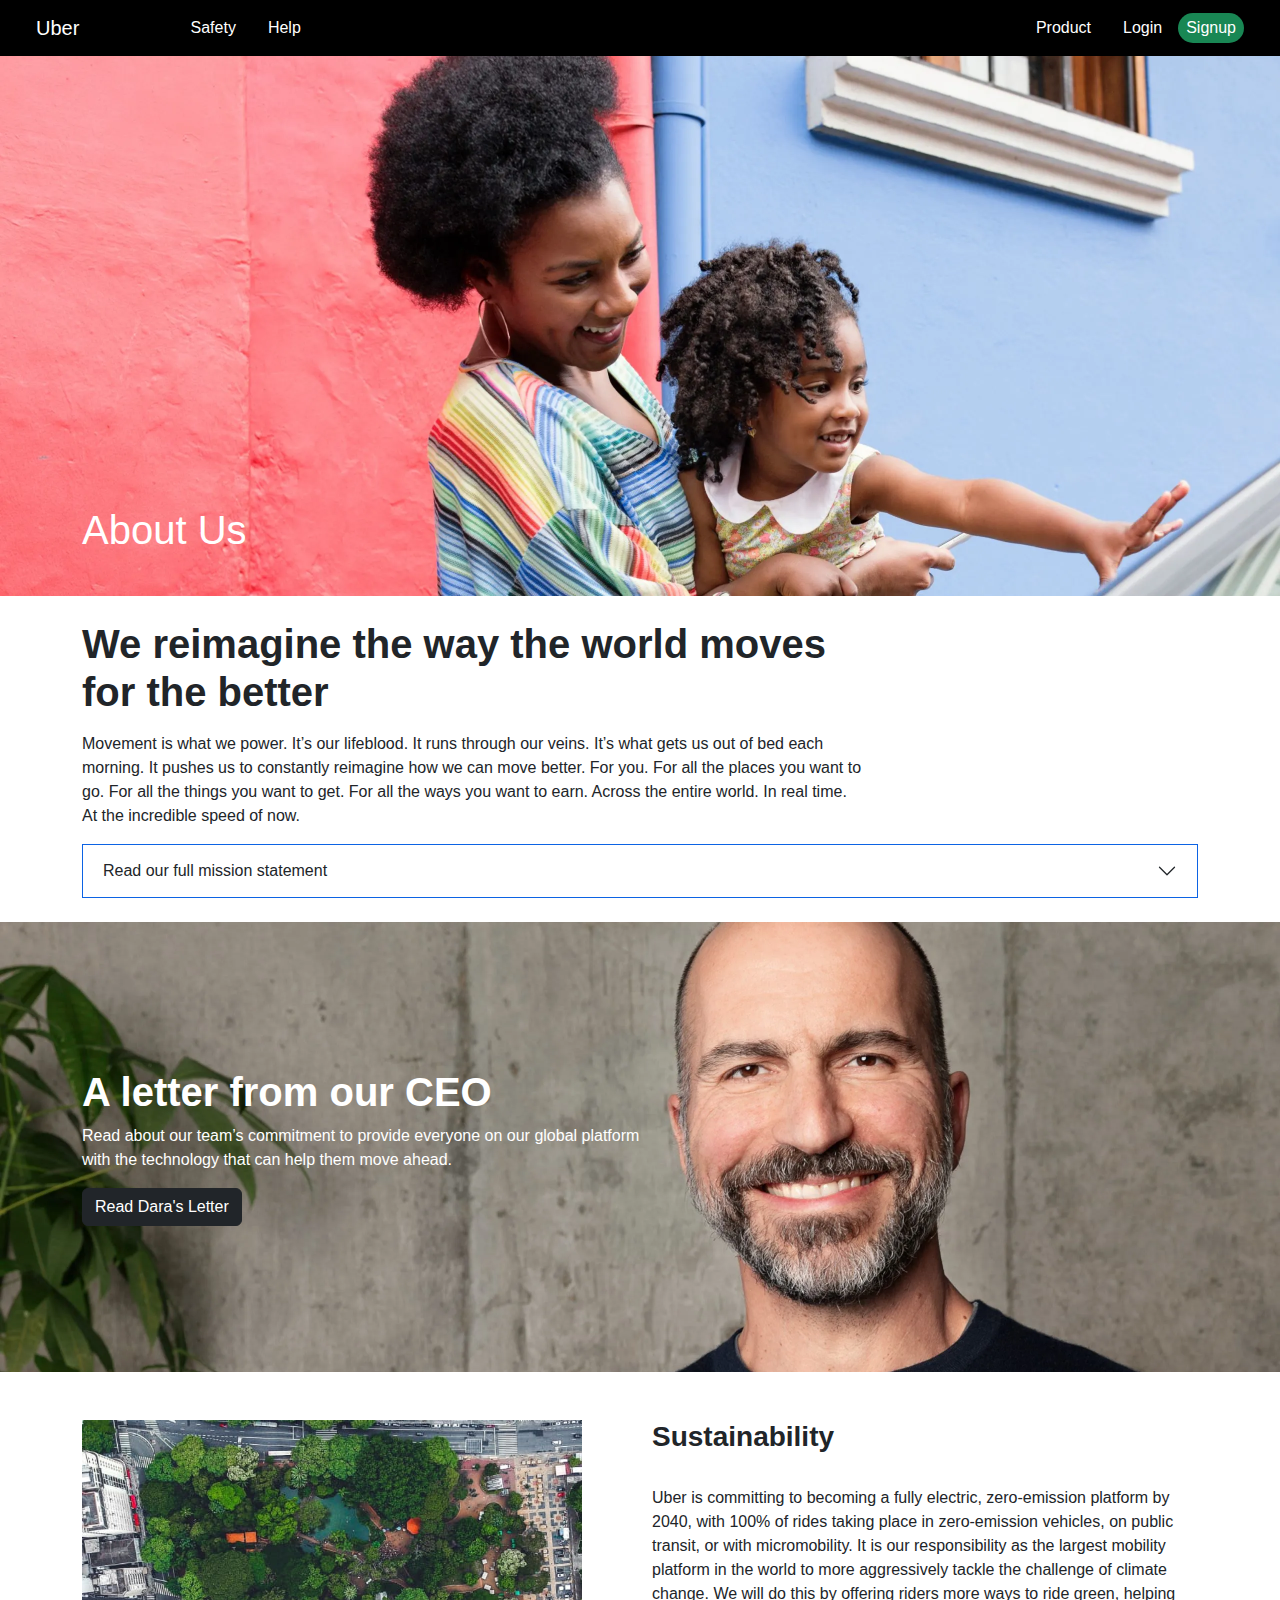
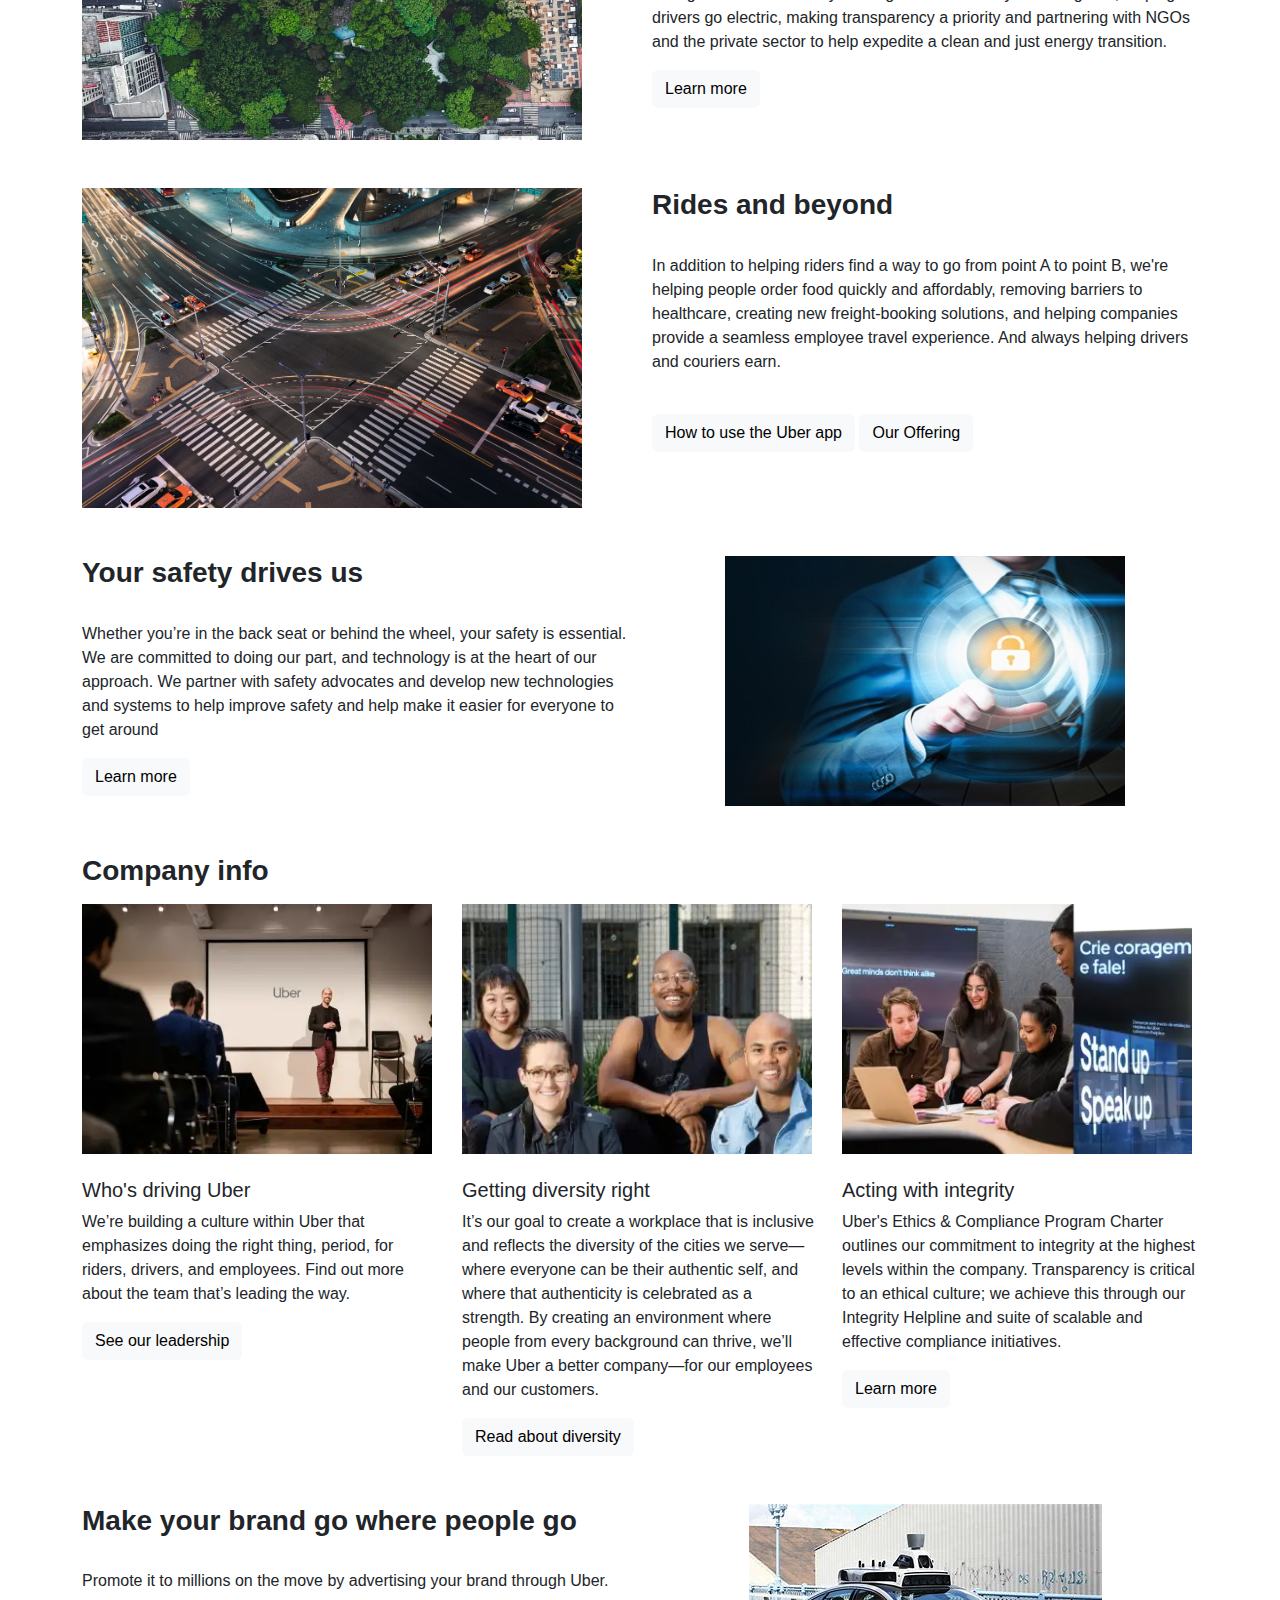
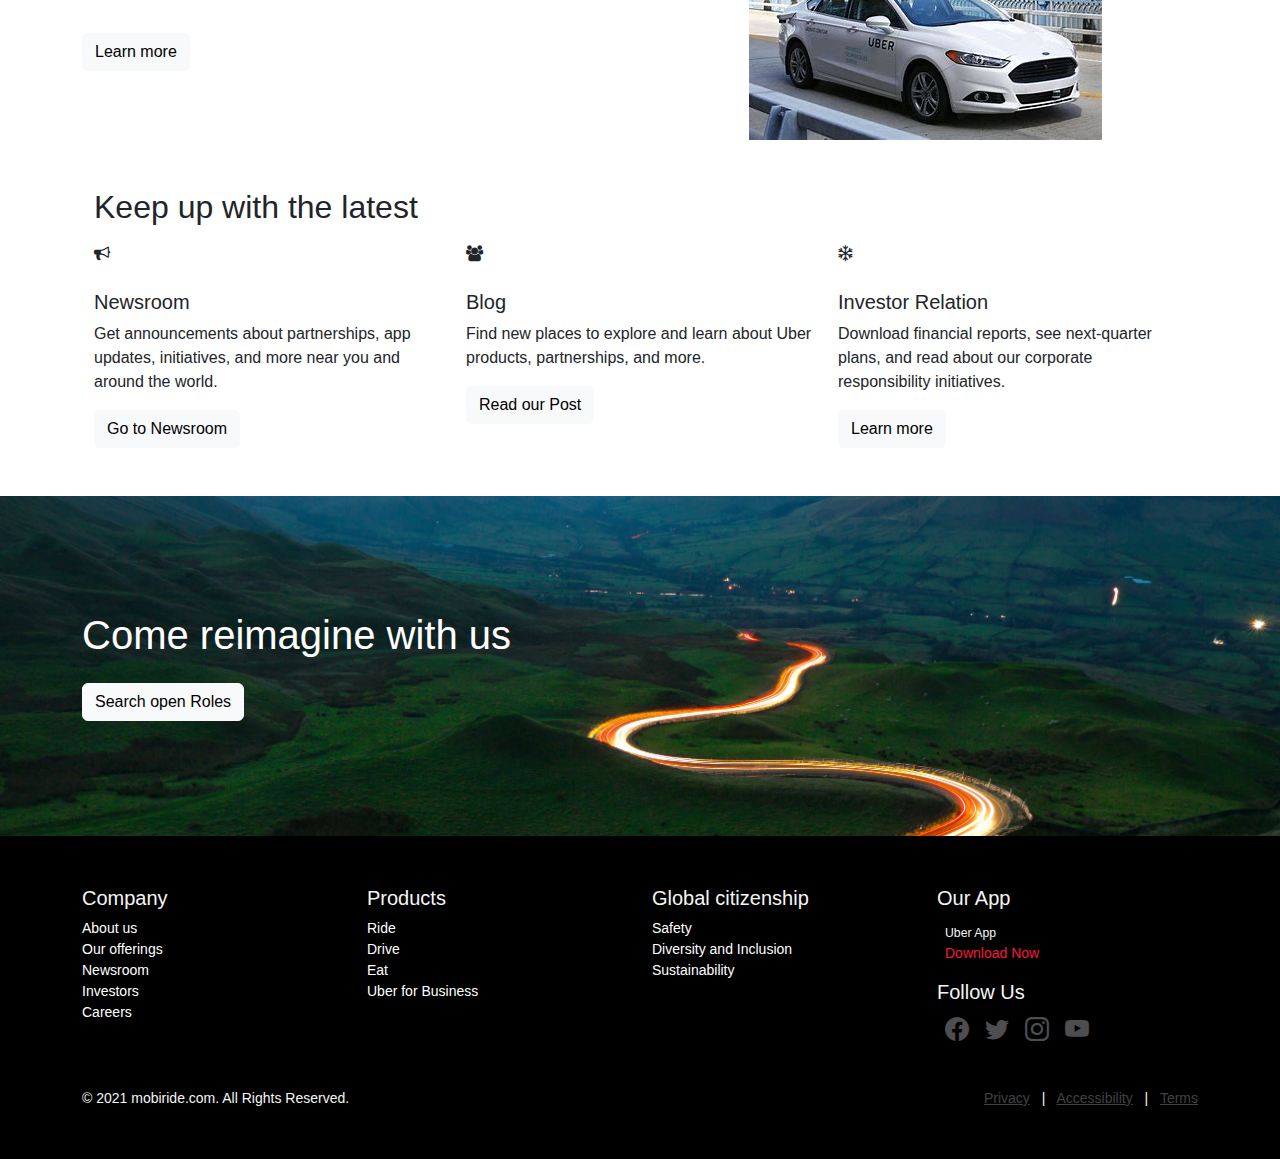
<file: Uber_Clone-master/about.html>
<!DOCTYPE html>
<html lang="en">

<head>
  <meta charset="UTF-8" />
  <meta http-equiv="X-UA-Compatible" content="IE=edge" />
  <meta name="viewport" content="width=device-width, initial-scale=1.0" />
  <title>
    Online taxi services
  </title>
  <link rel="stylesheet" href="./css/about.css" />
  <!-- Latest compiled and minified CSS -->

  <!-- Option 1: Include in HTML -->
  <link rel="stylesheet" href="https://cdn.jsdelivr.net/npm/bootstrap-icons@1.3.0/font/bootstrap-icons.css" />
  <link href="https://cdn.jsdelivr.net/npm/bootstrap@5.2.3/dist/css/bootstrap.min.css" rel="stylesheet" />
  <link rel="stylesheet" href="https://cdnjs.cloudflare.com/ajax/libs/font-awesome/4.7.0/css/font-awesome.min.css" />

  <!-- Latest compiled JavaScript -->
  <script src="https://cdn.jsdelivr.net/npm/bootstrap@5.2.3/dist/js/bootstrap.bundle.min.js"></script>
</head>

<body>
  <header>
    <nav class="navbar navbar-expand-lg navbar-dark bg-black px-4">
      <div class="container-fluid">
        <a class="navbar-brand" href="index.html"> Uber </a>
        <button class="navbar-toggler" type="button" data-bs-toggle="collapse" data-bs-target="#navbarNav"
          aria-controls="navbarNav" aria-expanded="false" aria-label="Toggle navigation">
          <span class="navbar-toggler-icon"></span>
        </button>
        <div class="collapse navbar-collapse text-center" id="navbarNav">
          <ul class="navbar-nav mr-auto">
            <li class="nav-item">
              <a class="nav-link active text-black" href="about.html">About us</a>
            </li>
            <li class="nav-item">
              <a class="nav-link text-white circle-link" href="safety.html">Safety</a>
            </li>
            <li class="nav-item">
              <a class="nav-link text-white circle-link" href="help.html">Help</a>
            </li>
          </ul>

          <ul class="navbar-nav ms-auto">
            <li class="nav-item">
              <a class="nav-link text-white circle-link" href="#">Product</a>
            </li>
            <li class="nav-item">
              <a class="nav-link text-white circle-link" href="login.html">Login</a>
            </li>
            <li class="nav-item">
              <a class="nav-link bg-success rounded-5" href="login.html">Signup</a>
            </li>
          </ul>
        </div>
      </div>
    </nav>
  </header>
  <!-- ---------------hero----------------- -->
  <div class="first_section">
    <h1 class="text-white container">About Us</h1>
  </div>
  <div class="container">
    <div class="second_section">
      <h1 class="mt-4 fw-bold mb-3">
        We reimagine the way the world moves for the better
      </h1>
      <p>
        Movement is what we power. It’s our lifeblood. It runs through our
        veins. It’s what gets us out of bed each morning. It pushes us to
        constantly reimagine how we can move better. For you. For all the
        places you want to go. For all the things you want to get. For all the
        ways you want to earn. Across the entire world. In real time. At the
        incredible speed of now.
      </p>
    </div>

    <div class="accordion accordion-flush" id="accordionFlushExample">
      <div class="accordion-item">
        <h2 class="accordion-header">
          <button class="accordion-button collapsed" style="border: 1px solid #0c63e4" type="button"
            data-bs-toggle="collapse" data-bs-target="#flush-collapseOne" aria-expanded="false"
            aria-controls="flush-collapseOne">
            Read our full mission statement
          </button>
        </h2>
        <div id="flush-collapseOne" class="accordion-collapse collapse" data-bs-parent="#accordionFlushExample">
          <div class="accordion-body first_accordion_body">
            We are Uber. The go-getters. The kind of people who are relentless
            about our mission to help people go anywhere and get anything and
            earn their way. Movement is what we power. It’s our lifeblood. It
            runs through our veins. It’s what gets us out of bed each morning.
            It pushes us to constantly reimagine how we can move better. For
            you. For all the places you want to go. For all the things you
            want to get. For all the ways you want to earn. Across the entire
            world. In real time. At the incredible speed of now.<br /><br />

            We are a tech company that connects the physical and digital
            worlds to help make movement happen at the tap of a button.
            Because we believe in a world where movement should be accessible.
            So you can move and earn safely. In a way that’s sustainable for
            our planet. And regardless of your gender, race, religion,
            abilities, or sexual orientation, we champion your right to move
            and earn freely and without fear. Of course, we haven’t always
            gotten it right. But we’re not afraid of failure, because it makes
            us better, wiser, and stronger. And it makes us even more
            committed to do the right thing by our customers, local
            communities and cities, and our incredibly diverse set of
            international partners.<br /><br />

            The idea for Uber was born on a snowy night in Paris in 2008, and
            ever since then our DNA of reimagination and reinvention carries
            on. We’ve grown into a global platform powering flexible earnings
            and the movement of people and things in ever expanding ways.
            We’ve gone from connecting rides on 4 wheels to 2 wheels to
            18-wheel freight deliveries. From takeout meals to daily
            essentials to prescription drugs to just about anything you need
            at any time and earning your way. From drivers with background
            checks to real-time verification, safety is a top priority every
            single day. At Uber, the pursuit of reimagination is never
            finished, never stops, and is always just beginning.
          </div>
        </div>
      </div>
    </div>
  </div>

  <div class="third_section text-white mt-4 d-flex align-items-center"">
      <div class=" container">
    <h1 class="fw-bold">A letter from our CEO</h1>
    <p style="width:50%">
      Read about our team’s commitment to provide everyone on our global
      platform with the technology that can help them move ahead.
    </p>

    <button type="button" class="btn btn-dark">Read Dara's Letter</button>
  </div>
  </div>

  <div class="container fourth_section">
    <div class="row mt-5">
      <div class="col-md-6">
        <img src="./image/about_img/nature.jpg" alt="" width="500" height="320" class="" />
      </div>
      <div class="col-md-6">
        <h3 class="fw-bold">Sustainability</h3>
        <br />
        <p>
          Uber is committing to becoming a fully electric, zero-emission
          platform by 2040, with 100% of rides taking place in zero-emission
          vehicles, on public transit, or with micromobility. It is our
          responsibility as the largest mobility platform in the world to more
          aggressively tackle the challenge of climate change. We will do this
          by offering riders more ways to ride green, helping drivers go
          electric, making transparency a priority and partnering with NGOs
          and the private sector to help expedite a clean and just energy
          transition.
        </p>
        <button type="button" class="btn btn-light">Learn more</button>
      </div>
    </div>

    <div class="row mt-5">
      <div class="col-md-6">
        <img src="./image/about_img/bg4.jpg" alt="" width="500" height="320" class="" />
      </div>
      <div class="col-md-6">
        <h3 class="fw-bold">Rides and beyond</h3>
        <br />
        <p>
          In addition to helping riders find a way to go from point A to point
          B, we're helping people order food quickly and affordably, removing
          barriers to healthcare, creating new freight-booking solutions, and
          helping companies provide a seamless employee travel experience. And
          always helping drivers and couriers earn.
        </p>
        <br />
        <button type="button" class="btn btn-light">
          How to use the Uber app
        </button>
        <button type="button" class="btn btn-light">Our Offering</button>
      </div>
    </div>
    <div class="row my-5 ">
      <div class="col-md-6">
        <h3 class="fw-bold">Your safety drives us</h3>
        <br />
        <p>
          Whether you’re in the back seat or behind the wheel, your safety is
          essential. We are committed to doing our part, and technology is at
          the heart of our approach. We partner with safety advocates and
          develop new technologies and systems to help improve safety and help
          make it easier for everyone to get around
        </p>
        <button type="button" class="btn btn-light">Learn more</button>
      </div>
      <div class="col-md-6 text-center">
        <img src="./image/about_img/safty.jpg" alt="" width="400" height="250" class="" />
      </div>
    </div>
  </div>

  <div class="container mt-5 fifth_section">
    <h3 class="mb-3 fw-bold">Company info</h3>
    <div class="row">
      <div class="col-md-4">
        <img src="./image/about_img/1.webp" width="350" height="250" /><br /><br />
        <h5>Who's driving Uber</h5>
        <p>
          We’re building a culture within Uber that emphasizes doing the right
          thing, period, for riders, drivers, and employees. Find out more
          about the team that’s leading the way.
        </p>
        <button type="button" class="btn btn-light">
          See our leadership
        </button>
      </div>
      <div class="col-md-4">
        <img src="./image/about_img/2nd.webp" width="350" height="250" /><br /><br />
        <h5>Getting diversity right</h5>
        <p>
          It’s our goal to create a workplace that is inclusive and reflects
          the diversity of the cities we serve—where everyone can be their
          authentic self, and where that authenticity is celebrated as a
          strength. By creating an environment where people from every
          background can thrive, we’ll make Uber a better company—for our
          employees and our customers.
        </p>
        <button type="button" class="btn btn-light">
          Read about diversity
        </button>
      </div>
      <div class="col-md-4">
        <img src="./image/about_img/3rd.webp" width="350" height="250" /><br /><br />
        <h5>Acting with integrity</h5>
        <p>
          Uber's Ethics & Compliance Program Charter outlines our commitment
          to integrity at the highest levels within the company. Transparency
          is critical to an ethical culture; we achieve this through our
          Integrity Helpline and suite of scalable and effective compliance
          initiatives.
        </p>
        <button type="button" class="btn btn-light">Learn more</button>
      </div>
    </div>
  </div>

  <div class="container sixth_section">
    <div class="row my-5">
      <div class="col-md-6">
        <h3 class="fw-bold">Make your brand go where people go</h3>
        <br />
        <p>
          Promote it to millions on the move by advertising your brand through
          Uber.
        </p>
        <br />
        <button type="button" class="btn btn-light">Learn more</button>
      </div>
      <div class="col-md-6 text-center">
        <img src="./image/about_img/car.jpg" alt="" class="" />
      </div>
    </div>
    <div class="container mt-5 fifth_section">
      <h2 class="mb-3">Keep up with the latest</h2>
      <div class="row">
        <div class="col-md-4">
          <i class="fa fa-bullhorn" aria-hidden="true"></i><br /><br />
          <h5>Newsroom</h5>
          <p>
            Get announcements about partnerships, app updates, initiatives,
            and more near you and around the world.
          </p>
          <button type="button" class="btn btn-light">Go to Newsroom</button>
        </div>
        <div class="col-md-4">
          <i class="fa fa-users" aria-hidden="true"></i><br /><br />
          <h5>Blog</h5>
          <p>
            Find new places to explore and learn about Uber products,
            partnerships, and more.
          </p>
          <button type="button" class="btn btn-light">Read our Post</button>
        </div>
        <div class="col-md-4">
          <i class="fa fa-snowflake-o" aria-hidden="true"></i><br /><br />
          <h5>Investor Relation</h5>
          <p>
            Download financial reports, see next-quarter plans, and read about
            our corporate responsibility initiatives.
          </p>
          <button type="button" class="btn btn-light">Learn more</button>
        </div>
      </div>
    </div>
  </div>
  <div class="seventh_section mt-5 my-auto d-flex align-items-center">
    <div class="container">

      <h1 class="pb-3 text-white">Come reimagine with us</h1>

      <button type="button" class="btn btn-light">Search open Roles</button>
    </div>
  </div>

  <!-----------------Footer----------------->
  <footer>
    <div class="container">
      <div class="row">
        <div class="col-lg-3 col-md-6 col-sm-6 col-10">
          <div>
            <div>
              <h5>Company</h5>
              <ul class="list-unstyled">
                <li>
                  <a href="about.html" class="text-white text-decoration-none">About us</a>
                </li>
                <li>
                  <a href="#" class="text-white text-decoration-none">Our offerings</a>
                </li>
                <li>
                  <a href="#" class="text-white text-decoration-none">Newsroom</a>
                </li>
                <li>
                  <a href="#" class="text-white text-decoration-none">Investors</a>
                </li>
                <li>
                  <a href="#" class="text-white text-decoration-none">Careers</a>
                </li>
              </ul>
            </div>
          </div>
        </div>
        <div class="col-lg-3 col-md-6 col-sm-6 col-10">
          <h5>Products</h5>
          <ul class="list-unstyled">
            <li>
              <a href="#" class="text-white text-decoration-none">Ride</a>
            </li>
            <li>
              <a href="#" class="text-white text-decoration-none">Drive</a>
            </li>
            <li>
              <a href="#" class="text-white text-decoration-none">Eat</a>
            </li>
            <li>
              <a href="#" class="text-white text-decoration-none">Uber for Business</a>
            </li>
          </ul>
        </div>
        <div class="col-lg-3 col-md-6 col-sm-6 col-10">
          <h5>Global citizenship</h5>
          <ul class="list-unstyled">
            <li>
              <a href="safety.html" class="text-white text-decoration-none">Safety</a>
            </li>
            <li>
              <a href="#" class="text-white text-decoration-none">Diversity and Inclusion</a>
            </li>
            <li>
              <a href="#" class="text-white text-decoration-none">Sustainability</a>
            </li>
          </ul>
        </div>
        <div class="col-lg-3 col-md-6 col-sm-6 col-10">
          <h5>Our App</h5>
          <div class="d-flex flex-row me-3">
            <div class="mx-2 pt-1">
              <small>Uber App</small><br />
              <a href="https://play.google.com/store/apps/details?id=com.sarthaks&pli=1"
                style="color: #fa163d; text-decoration: none">Download Now</a>
            </div>
          </div>
          <h5 class="mt-3">Follow Us</h5>
          <ul class="list-unstyled d-flex flex-row">
            <li>
              <a href="#" class="link"><i class="bi bi-facebook mx-2 fs-4 social"></i></a>
            </li>
            <li>
              <a href="#"><i class="bi bi-twitter mx-2 fs-4 social"></i></a>
            </li>
            <li>
              <a href="#"><i class="bi bi-instagram mx-2 fs-4 social"></i></a>
            </li>
            <li>
              <a href="#"><i class="bi bi-youtube mx-2 fs-4 social"></i></a>
            </li>
          </ul>
        </div>
      </div>

      <div class="row pt-4">
        <div class="col-lg-6 col-lg-3 col-md-6 col-sm-6 col-10 text-center text-lg-start mb-2 mb-lg-0">
          &copy; 2021 mobiride.com. All Rights Reserved.
        </div>
        <div class="col-lg-6 col-lg-3 col-md-6 col-sm-6 col-10text-center text-lg-end">
          <a href="#" class="pColor">Privacy</a>
          <span class="mx-2">|</span>
          <a href="#" class="pColor">Accessibility</a>
          <span class="mx-2">|</span>
          <a href="#" class="pColor">Terms</a>
        </div>
      </div>
    </div>
  </footer>
</body>

</html>
</file>
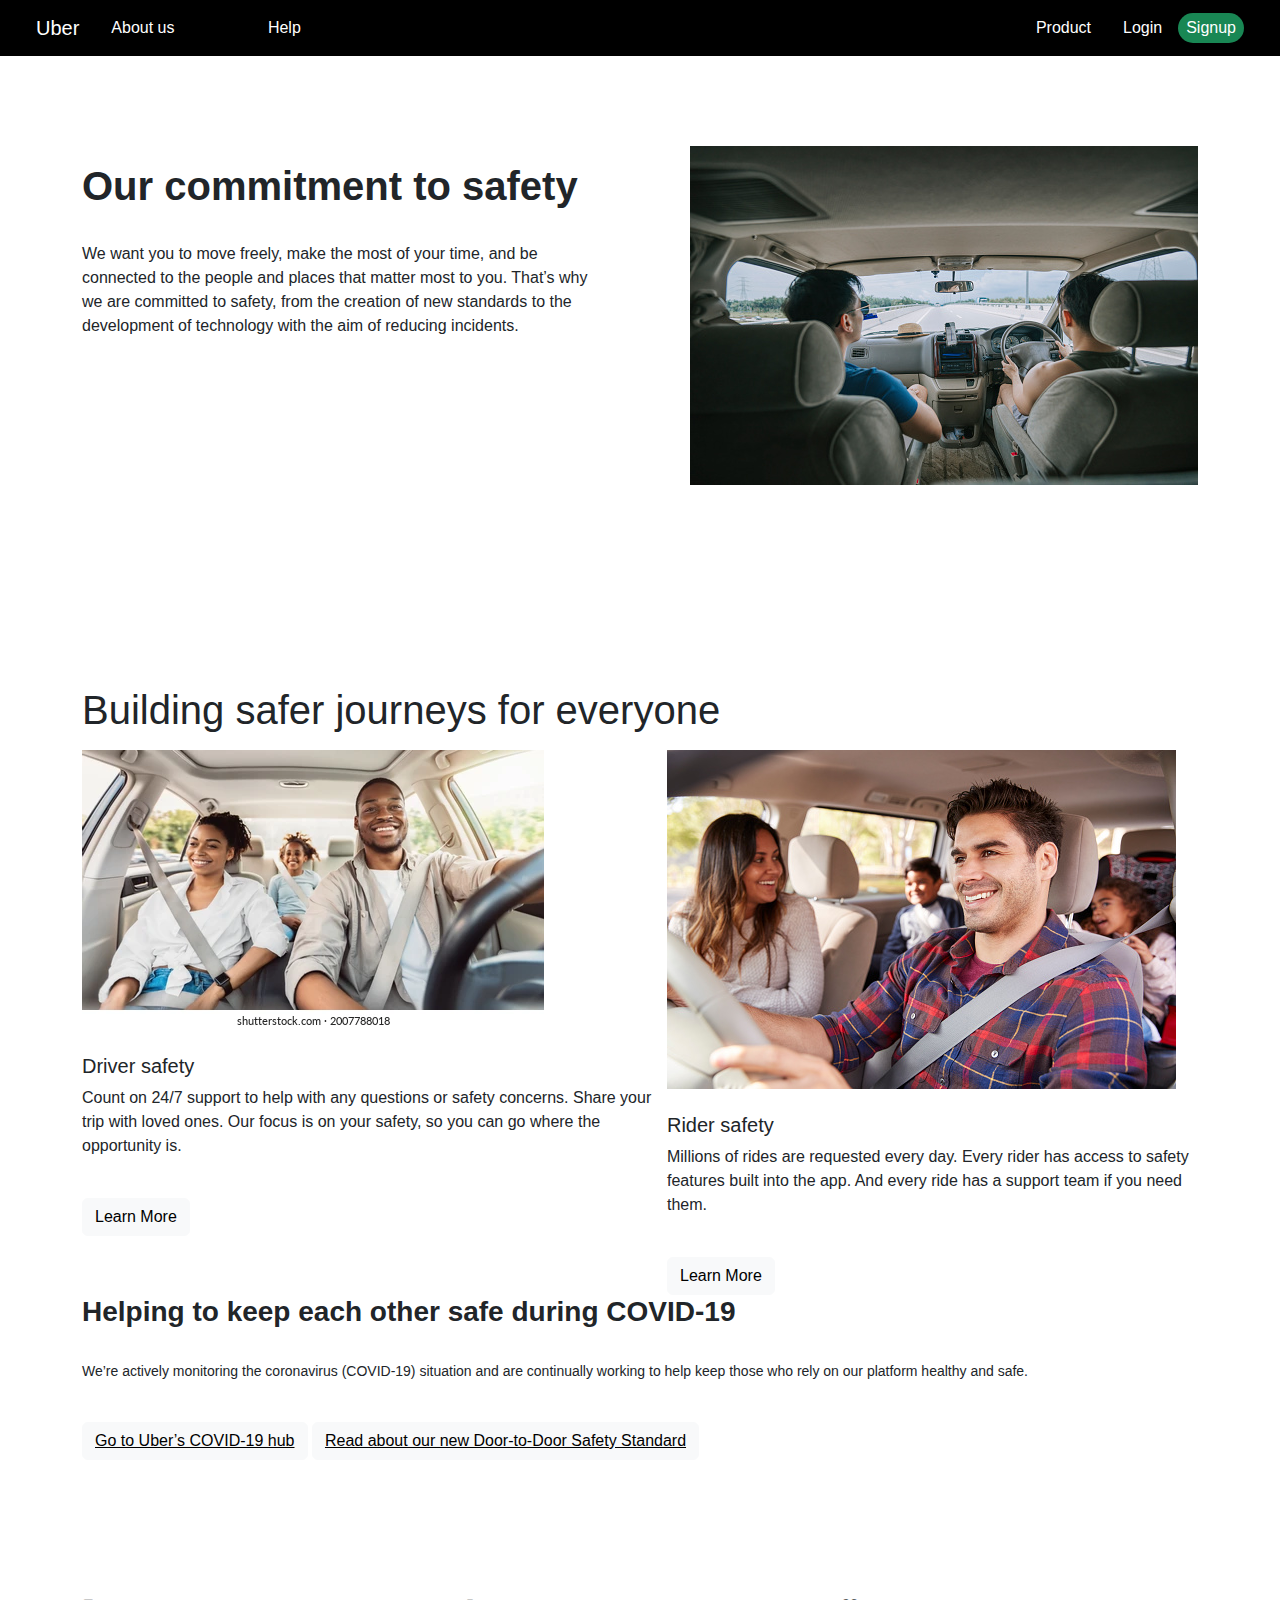
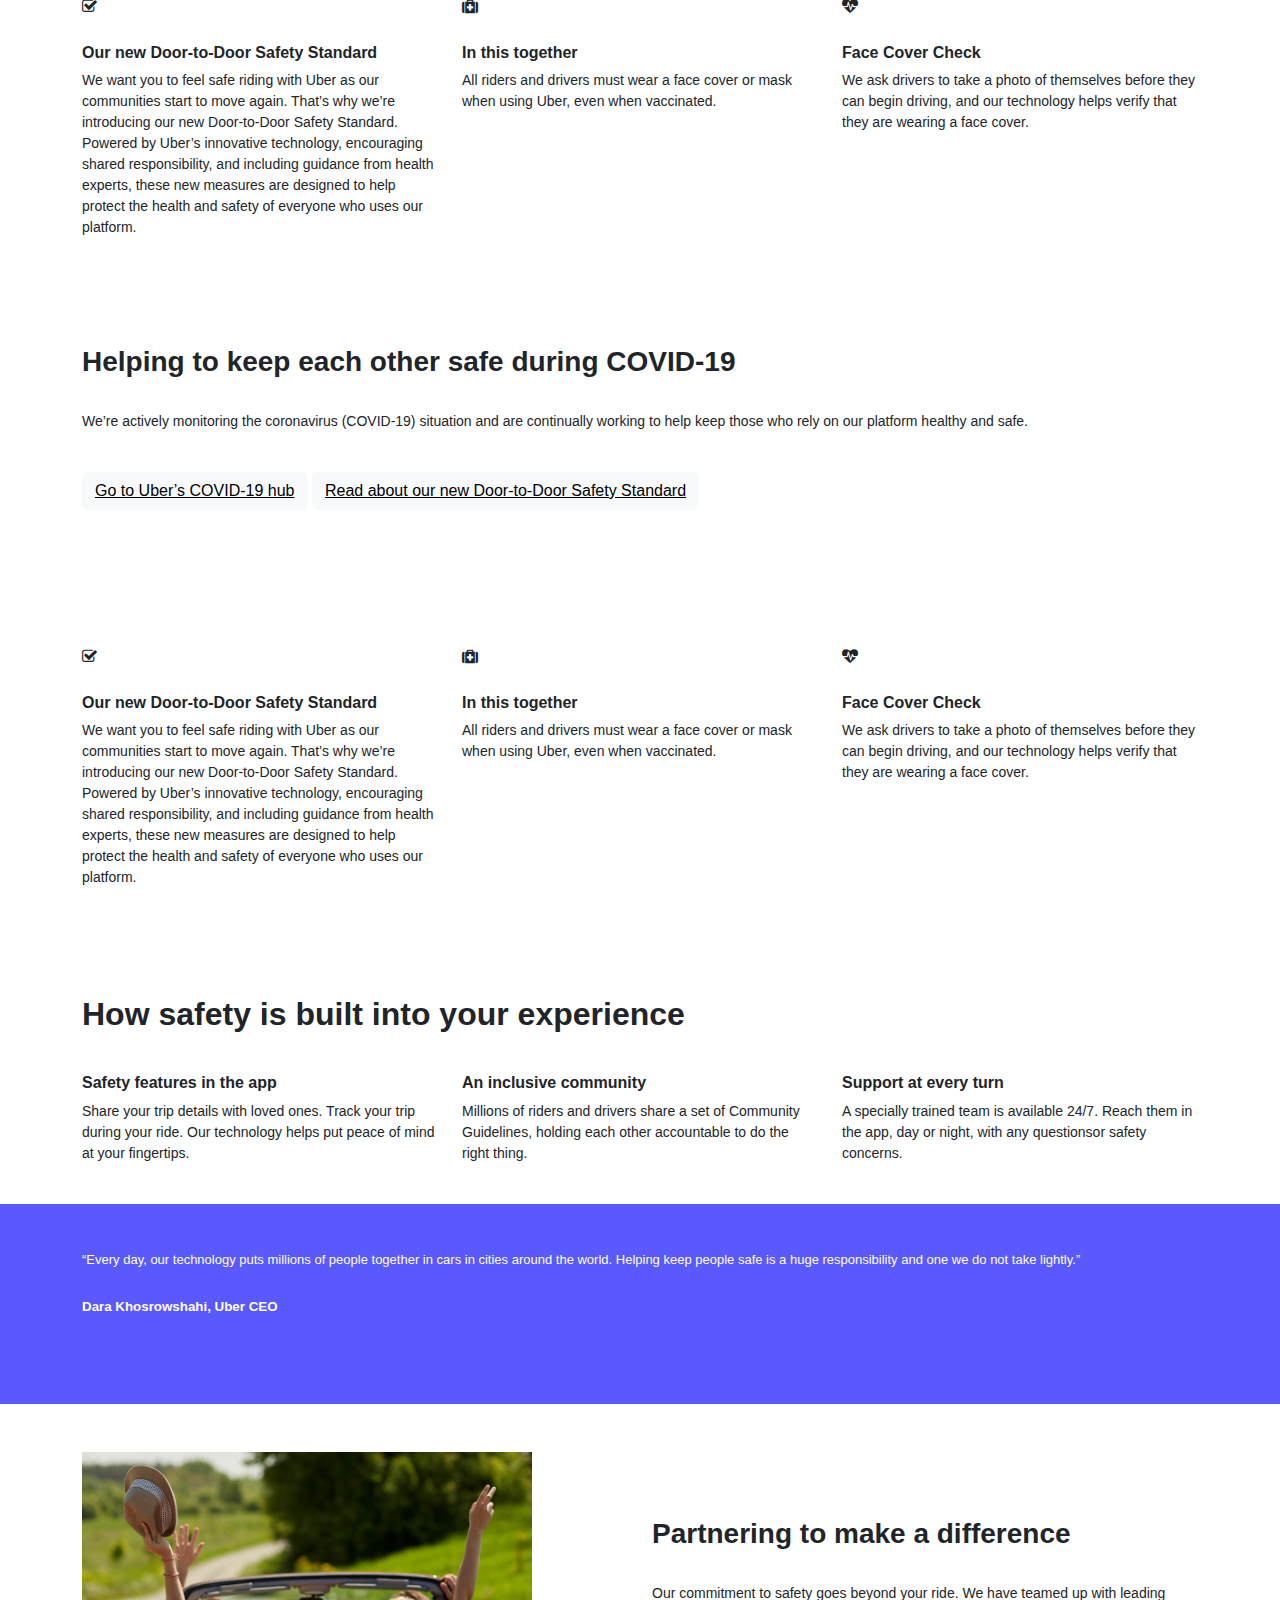
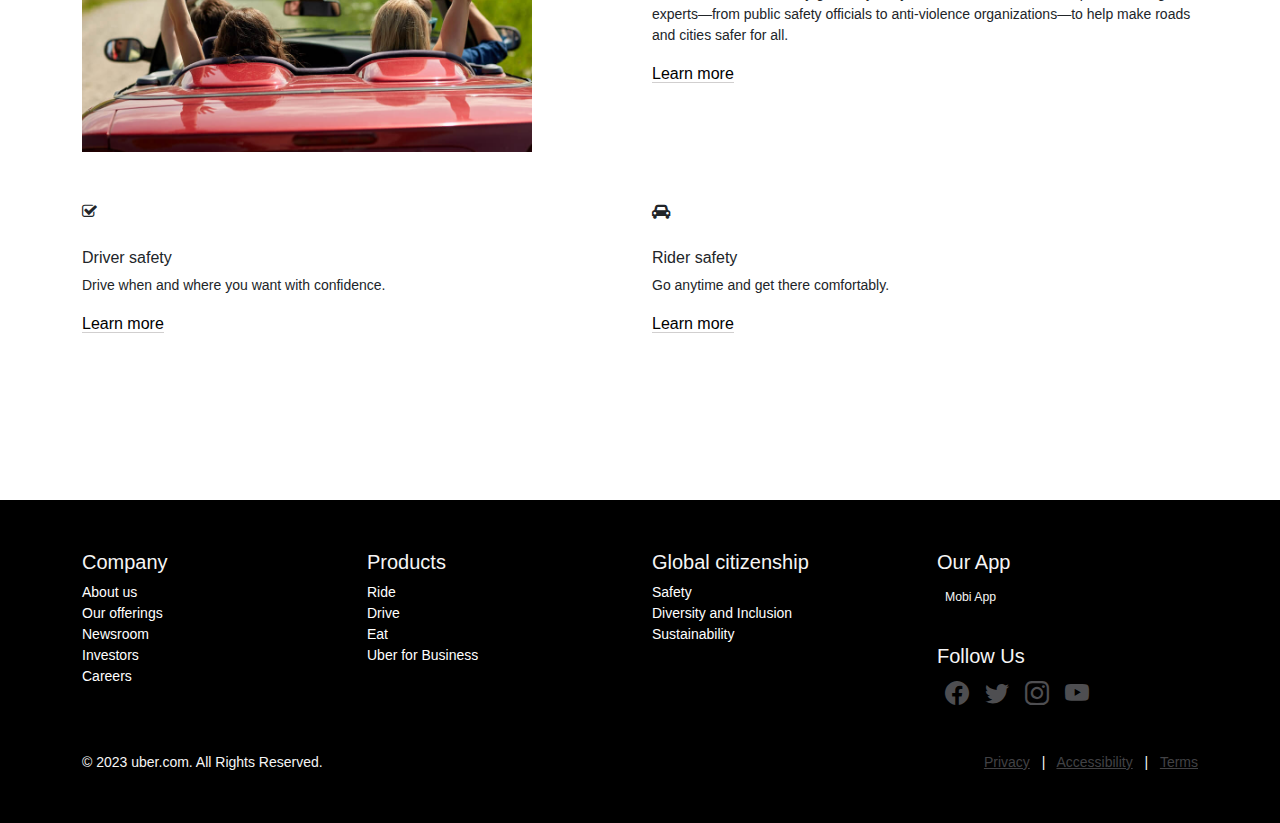
<file: Uber_Clone-master/safety.html>
<!DOCTYPE html>
<html lang="en">

<head>
  <meta charset="UTF-8" />
  <meta http-equiv="X-UA-Compatible" content="IE=edge" />
  <meta name="viewport" content="width=device-width, initial-scale=1.0" />
  <title>
    Online taxi services
  </title>
  <link rel="stylesheet" href="./css/safety.css" />
  <!-- Latest compiled and minified CSS -->
  <link href="https://cdn.jsdelivr.net/npm/bootstrap@5.2.3/dist/css/bootstrap.min.css" rel="stylesheet" />
  <!-- Option 1: Include in HTML -->
  <link rel="stylesheet" href="https://cdn.jsdelivr.net/npm/bootstrap-icons@1.3.0/font/bootstrap-icons.css" />
  
  <link rel="stylesheet" href="https://cdnjs.cloudflare.com/ajax/libs/font-awesome/4.7.0/css/font-awesome.min.css">
  <!-- Latest compiled JavaScript -->
  <script src="https://cdn.jsdelivr.net/npm/bootstrap@5.2.3/dist/js/bootstrap.bundle.min.js"></script>
</head>

<body>
  <header>
    <nav class="navbar navbar-expand-lg navbar-dark bg-black px-4">
      <div class="container-fluid">
        <a class="navbar-brand" href="index.html">Uber</a>
        <button class="navbar-toggler" type="button" data-bs-toggle="collapse" data-bs-target="#navbarNav"
          aria-controls="navbarNav" aria-expanded="false" aria-label="Toggle navigation">
          <span class="navbar-toggler-icon"></span>
        </button>
        <div class="collapse navbar-collapse text-center" id="navbarNav">
          <ul class="navbar-nav mr-auto">
            <li class="nav-item">
              <a class="nav-link text-white circle-link" href="about.html">About us</a>
            </li>
            <li class="nav-item">
              <a class="nav-link active text-black" href="safety.html">Safety</a>
            </li>
            <li class="nav-item">
              <a class="nav-link text-white circle-link" href="help.html">Help</a>
            </li>
          </ul>

          <ul class="navbar-nav ms-auto">
            <li class="nav-item">
              <a class="nav-link text-white circle-link" href="#">Product</a>
            </li>
            <li class="nav-item ">
              <a class="nav-link text-white circle-link" href="login.html">Login</a>
            </li>
            <li class="nav-item">
              <a class="nav-link bg-success rounded-5" href="login.html">Signup</a>
            </li>
          </ul>
        </div>
      </div>
    </nav>
  </header>
  <!------------------------first section------------------>
  <div class="container first_section d-flex">
    <div class="flex-item content pr-5">
      <h1 class="fw-bold">Our commitment to safety</h1><br>
      <p>We want you to move freely, make the most of your time, and be connected to the people and places
        that matter most to you. That’s why we are committed to safety, from the creation of new standards
        to the development of technology with the aim of reducing incidents.
      </p>
    </div>
    <div class="flex-item">
      <img src="./image/safety_img/5.jpg" alt="" class=" img1">
    </div>

  </div>
  <!-- ----------------second section------------------------------------ -->
   <!-- -------------------------------fifth section------------------------------------------------------------------- -->
   <div class="container mt-5 fifth_section">
    <h1 class="mb-3">Building safer journeys for everyone</h1>
    <div class="d-flex">
      <div class="flex-item g1">
        <img src="./image/safety_img/6.webp"><br><br>
        <h2>Driver safety</h2>
        <p>Count on 24/7 support to help with any questions or safety concerns. Share your trip with loved
          ones. Our focus is on your safety, so you can go where the opportunity is.</p><br>
        <button type="button" class="btn btn-light">Learn More</button>
      </div>
      <div class="flex-item g2">
        <img src="./image/safety_img/2.jpg"><br><br>
        <h2>Rider safety</h2>
        <p>Millions of rides are requested every day. Every rider has access to safety features built into the
          app. And every ride has a support team if you need them.</p><br>
        <button type="button" class="btn btn-light">Learn More</button>
      </div>
    </div>
  </div>
  <!-- ----------------------------sixth section--------------------------------------------- -->
  <div class="container second_section">
    <h3 class="fw-bold">Helping to keep each other safe during COVID-19</h3><br>
    <p>We’re actively monitoring the coronavirus (COVID-19) situation and are continually working to help keep
      those who rely on our platform healthy and safe.</p><br>
    <button type="button" class="btn btn-light btn">Go to Uber’s COVID-19 hub</button>
    <button type="button" class="btn btn-light btn">Read about our new Door-to-Door Safety Standard</button>
  </div>
  <!-- -------------------------------------------third section------------------------------->
  <div class="container third_section">
    <div class="row">
      <div class="col-md-4">
        <i class="fa fa-check-square-o" aria-hidden="true"></i><br><br>
        <h6 class="fw-bold">Our new Door-to-Door Safety Standard</h6>
        <p>We want you to feel safe riding with Uber as our communities start to move again. That’s why we’re
          introducing our new Door-to-Door Safety Standard. Powered by Uber’s innovative technology,
          encouraging shared responsibility, and including guidance from health experts, these new measures
          are designed to help protect the health and safety of everyone who uses our platform.
        </p>

      </div>
      <div class="col-md-4">
        <i class="fa fa-medkit" aria-hidden="true"></i><br><br>
        <h6 class="fw-bold">In this together</h6>
        <p>All riders and drivers must wear a face cover or mask when using Uber, even when vaccinated.</p>

      </div>
      <div class="col-md-4">
        <i class="fa fa-heartbeat" aria-hidden="true"></i><br><br>
        <h6 class="fw-bold">Face Cover Check</h6>
        <p>We ask drivers to take a photo of themselves before they can begin driving, and our technology helps
          verify that they are wearing a face cover.</p>

      </div>
    </div>
  </div>
  <div class="container second_section">
    <h3 class="fw-bold">Helping to keep each other safe during COVID-19</h3><br>
    <p>We’re actively monitoring the coronavirus (COVID-19) situation and are continually working to help keep
      those who rely on our platform healthy and safe.</p><br>
    <button type="button" class="btn btn-light btn">Go to Uber’s COVID-19 hub</button>
    <button type="button" class="btn btn-light btn">Read about our new Door-to-Door Safety Standard</button>
  </div>
  <div class="container third_section">
    <div class="row">
      <div class="col-md-4">
        <i class="fa fa-check-square-o" aria-hidden="true"></i><br><br>
        <h6 class="fw-bold">Our new Door-to-Door Safety Standard</h6>
        <p>We want you to feel safe riding with Uber as our communities start to move again. That’s why we’re
          introducing our new Door-to-Door Safety Standard. Powered by Uber’s innovative technology,
          encouraging shared responsibility, and including guidance from health experts, these new measures
          are designed to help protect the health and safety of everyone who uses our platform.
        </p>

      </div>
      <div class="col-md-4">
        <i class="fa fa-medkit" aria-hidden="true"></i><br><br>
        <h6 class="fw-bold">In this together</h6>
        <p>All riders and drivers must wear a face cover or mask when using Uber, even when vaccinated.</p>

      </div>
      <div class="col-md-4">
        <i class="fa fa-heartbeat" aria-hidden="true"></i><br><br>
        <h6 class="fw-bold">Face Cover Check</h6>
        <p>We ask drivers to take a photo of themselves before they can begin driving, and our technology helps
          verify that they are wearing a face cover.</p>

      </div>
    </div>
  </div>
  <!-- -------------------------------fourth section----------------------------------------------- -->
  <div class="container fourth_section">
    <h2 class="mb-3 fw-bold">How safety is built into your experience</h2><br>
    <div class="row">
      <div class="col-md-4">

        <h6 class="fw-bold">Safety features in the app</h6>
        <p>Share your trip details with loved ones. Track your trip during your ride. Our technology helps put
          peace of mind at your fingertips.
        </p>

      </div>
      <div class="col-md-4">

        <h6 class="fw-bold">An inclusive community</h6>
        <p>Millions of riders and drivers share a set of Community Guidelines, holding each other accountable
          to do the right thing.
        </p>

      </div>
      <div class="col-md-4">

        <h6 class="fw-bold">Support at every turn</h6>
        <p>A specially trained team is available 24/7. Reach them in the app, day or night, with any questionsor safety
          concerns.</p>

      </div>
    </div>
  </div>

 
  <div class="sixth_section text-white mt-4">
    <div class="container pt-5">
      <div>
        <h6>“Every day, our technology puts millions of people together in cars in cities around the world. Helping keep
          people safe is a huge responsibility and one we do not take lightly.”</h6><br>
        <h2 class="fw-bold">Dara Khosrowshahi, Uber CEO</h2><br>
      </div>
    </div>
  </div>
  <!-- ------------------------------seventh section------------------------------------------------------------------------ -->
  <div class="container seventh_section">
    <div class="row mt-5">
      <div class="col-lg-6">
        <img src="./image/safety_img/8.jpg" alt="" width="500px" class="">
      </div>
      <div class="col-md-6 my-auto">
        <h3 class="fw-bold">Partnering to make a difference</h3><br>
        <p>Our commitment to safety goes beyond your ride. We have teamed up with leading experts—from public
          safety officials to anti-violence organizations—to help make roads and cities safer for all.
        </p>
        <a href="#" class="line">Learn more</a>
      </div>
    </div>
  </div>
  <!-- --------------------------------------------eight section--------------------------------------------------------------- -->
  <div class="container eight_section mt-5">
    <div class="row">
      <div class="col-md-6">
        <i class="fa fa-check-square-o" aria-hidden="true"></i><br><br>
        <h6>Driver safety</h6>
        <p>Drive when and where you want with confidence.</p>
        <a href="#" class="line">Learn more</a>
      </div>
      <div class="col-md-6">
        <i class="fa fa-car" aria-hidden="true"></i><br><br>
        <h6>Rider safety</h6>
        <p>Go anytime and get there comfortably.</p>
        <a href="#" class="line">Learn more</a>
      </div>

    </div>

  </div>
  <!-----------------Footer----------------->
  <footer>
    <div class="container">
      <div class="row">
        <div class="col-lg-3 col-md-6 col-sm-6 col-10">
          <div>
            <div>
              <h5>Company</h5>
              <ul class="list-unstyled">
                <li>
                  <a href="about.html" class="text-white text-decoration-none">About us</a>
                </li>
                <li>
                  <a href="#" class="text-white text-decoration-none">Our offerings</a>
                </li>
                <li>
                  <a href="#" class="text-white text-decoration-none">Newsroom</a>
                </li>
                <li>
                  <a href="#" class="text-white text-decoration-none">Investors</a>
                </li>
                <li>
                  <a href="#" class="text-white text-decoration-none">Careers</a>
                </li>
              </ul>
            </div>
          </div>
        </div>
        <div class="col-lg-3 col-md-6 col-sm-6 col-10">
          <h5>Products</h5>
          <ul class="list-unstyled">
            <li>
              <a href="#" class="text-white text-decoration-none">Ride</a>
            </li>
            <li>
              <a href="#" class="text-white text-decoration-none">Drive</a>
            </li>
            <li>
              <a href="#" class="text-white text-decoration-none">Eat</a>
            </li>
            <li>
              <a href="#" class="text-white text-decoration-none">Uber for Business</a>
            </li>
          </ul>
        </div>
        <div class="col-lg-3 col-md-6 col-sm-6 col-10">
          <h5>Global citizenship</h5>
          <ul class="list-unstyled">
            <li>
              <a href="safety.html" class="text-white text-decoration-none">Safety</a>
            </li>
            <li>
              <a href="#" class="text-white text-decoration-none">Diversity and Inclusion</a>
            </li>
            <li>
              <a href="#" class="text-white text-decoration-none">Sustainability</a>
            </li>
          </ul>
        </div>
        <div class="col-lg-3 col-md-6 col-sm-6 col-10">
          <h5>Our App</h5>
          <div class="d-flex flex-row me-3">

            <div class="mx-2 pt-1">
              <small>Mobi App</small><br />
              <a href="hhttps://play.google.com/store/apps/details?id=com.ubercab"
                style="color: #000000; text-decoration: none">Download Now</a>
            </div>
          </div>
          <h5 class="mt-3">Follow Us</h5>
          <ul class="list-unstyled d-flex flex-row">
            <li>
              <a href="#" class="link"><i class="bi bi-facebook mx-2 fs-4 social"></i></a>
            </li>
            <li>
              <a href="#"><i class="bi bi-twitter mx-2 fs-4 social"></i></a>
            </li>
            <li>
              <a href="#"><i class="bi bi-instagram mx-2 fs-4 social"></i></a>
            </li>
            <li>
              <a href="#"><i class="bi bi-youtube mx-2 fs-4 social"></i></a>
            </li>
          </ul>
        </div>
      </div>

      <div class="row pt-4">
        <div class="col-lg-6 col-lg-3 col-md-6 col-sm-6 col-10 text-center text-lg-start mb-2 mb-lg-0">
          &copy; 2023 uber.com. All Rights Reserved.
        </div>
        <div class="col-lg-6 col-lg-3 col-md-6 col-sm-6 col-10text-center text-lg-end">
          <a href="#" class="pColor">Privacy</a>
          <span class="mx-2">|</span>
          <a href="#" class="pColor">Accessibility</a>
          <span class="mx-2">|</span>
          <a href="#" class="pColor">Terms</a>
        </div>
      </div>
    </div>
  </footer>
</body>

</html>
</file>
<file: Uber_Clone-master/css/about.css>
* {
  font-family: -apple-system, BlinkMacSystemFont, "SegoeUI", Roboto, Helvetica, Arial, sans-serif, "AppleColorEmoji", "SegoeUIEmoji", "SegoeUISymbol";
}

body {
  background-color: #ffffff;

}

.navbar .navbar-nav .nav-link {
  color: white;
  padding: .2rem;
}

.navbar-nav {
  padding: .25rem 0;
}

.circle-link {
  display: inline-block;
  padding: 1.5rem;
  margin: 0 .5rem;
  color: #fff;

}

.circle-link:hover {
  text-align: center;
  border-radius: 50px;
  margin: 0 .5rem;
  padding: 1.5rem;
  background-color: #545454;
  transition: all .3 ease-in-out;
}

.active {
  border-radius: 50px;
  background-color: #ffffff;
}

.active:hover {
  color: #ffffff;
  background-color: #424245;
}

.first_section {
  background-image: url('../image/about_img/About_us_600.webp');
  background-size: cover;
  width: 100%;
  max-height: 100vh;
  height: 60vh;
  background-position: center center;
  background-repeat: no-repeat;

}

.first_section h1 {
  padding-top: 50dvh;
}

.second_section {
  width: 70%;
}

/* .second_section p,.first_accordion_body,.fourth_section h6,.fifth_section h5{
    font-size: 14px;
} */

.third_section {
  background-image: url('../image/about_img/ceo.webp');
  background-size: cover;
  width: 100%;
  height: 50vh;
  max-height: 100vh;
  background-position: center;

}

.seventh_section {
  /* background-color: #f9f9f9; */
  background-image: url('../image/about_img/road.jpg');
  background-size: cover;
  width: 100%;
  height: 340px;
}

.active {
  border-radius: 50px;
  background-color: #ffffff;
}

.active:hover {
  color: #ffffff;
  background-color: #424245;
}


/*-----footer ---------*/

footer {
  color: #f5f5f5;
  background-color: #000000;
  padding: 50px;
  font-size: 14px;
}

.pColor {
  color: #424245;
}

.social {
  color: #4E4E51;
  text-decoration: none;
}
</file>
<file: Uber_Clone-master/css/safety.css>
* {
    font-family: -apple-system, BlinkMacSystemFont, "SegoeUI", Roboto, Helvetica, Arial, sans-serif, "AppleColorEmoji", "SegoeUIEmoji", "SegoeUISymbol";
}

body {
    background-color: #ffffff;

}

/* --------------navbar-------------- */
.navbar .navbar-nav .nav-link {
    color: white;
    padding: .2rem;
}

.navbar-nav {
    padding: .25rem 0;
}

.circle-link {
    display: inline-block;
    padding: 1.5rem;
    margin: 0 .5rem;
    color: #fff;

}

.circle-link:hover {
    text-align: center;
    border-radius: 50px;
    margin: 0 .5rem;
    padding: 1.5rem;
    background-color: #545454;
    transition: all .3 ease-in-out;
}

.active {
    border-radius: 50px;
    background-color: #ffffff;
}

.active:hover {
    color: #ffffff;
    background-color: #424245;
}

/*-----Body ---------*/
.first_section {
    /* font-family: Cambria, Cochin, Georgia, Times, 'Times New Roman', serif; */
    height: 50vh;
    margin: 10vh 0;
}

.first_section h1 {
    margin-top: 1rem;
}

.first_section img {
    padding-left: 100px;
}

.first_section h6 {
    font-size: 12px;
}

.second_section {
    /* font-family: Cambria, Cochin, Georgia, Times, 'Times New Roman', serif; */
    height: 300px;
    width: 70vw;
    background-color: white;
}

.second_section .btn {
    text-decoration: underline;
}

.second_section p {
    font-size: 14px;
}

.third_section {
    /* font-family: Cambria, Cochin, Georgia, Times, 'Times New Roman', serif; */
    height: 350px;
}

.third_section p {
    font-size: 14px;
}

.fourth_section p {
    font-size: 14px;
}

.fifth_section h2,
h6 {
    font-size: 20px;
}

.fifth_section h5 {
    font-size: 10px;
}

.sixth_section {
    background-color: rgb(89, 89, 254);
    height: 200px;
}

.sixth_section h6 {
    font-size: small;
}

.sixth_section h2 {
    font-size: smaller;
}

.seventh_section img {
    padding-right: 50px;
}

.seventh_section {
    height: 300px;
}

.seventh_section p {
    font-size: 14px;
}

.eight_section {
    height: 300px;
}

.eight_section p {
    font-size: 14px;
}

.line {
    text-decoration: none;
    background-color: #ffffff;
    color: #000000;
    border-bottom: 1px solid #d1cfcf;
    transition-timing-function: ease;
}

.line:hover {
    color: #000000;
    border-bottom: 1px solid #000000;
    transition: all 500ms cubic-bezier(0.23, 1, 0.32, 1);
}

@media(min-width: 992px) {}

@media(min-width: 768px) and (max-width:991px) {}

@media(min-width:575px)and(max-width:767px) {
    .first_section img {
        display: none;
        padding-left: 100px;
    }
}

@media(min-width:480px)and(max-width:574px) {}

@media(max-width:479px) {
    .first_section {
        height: 120px;
    }

    .third_section {
        height: 500px
    }

    .seventh_section {
        height: 500px;
    }
}



/*-----footer ---------*/

footer {
    color: #f5f5f5;
    background-color: #000000;
    padding: 50px;
    font-size: 14px;
}

.pColor {
    color: #424245;
}

.social {
    color: #4E4E51;
    text-decoration: none;
}
</file>
